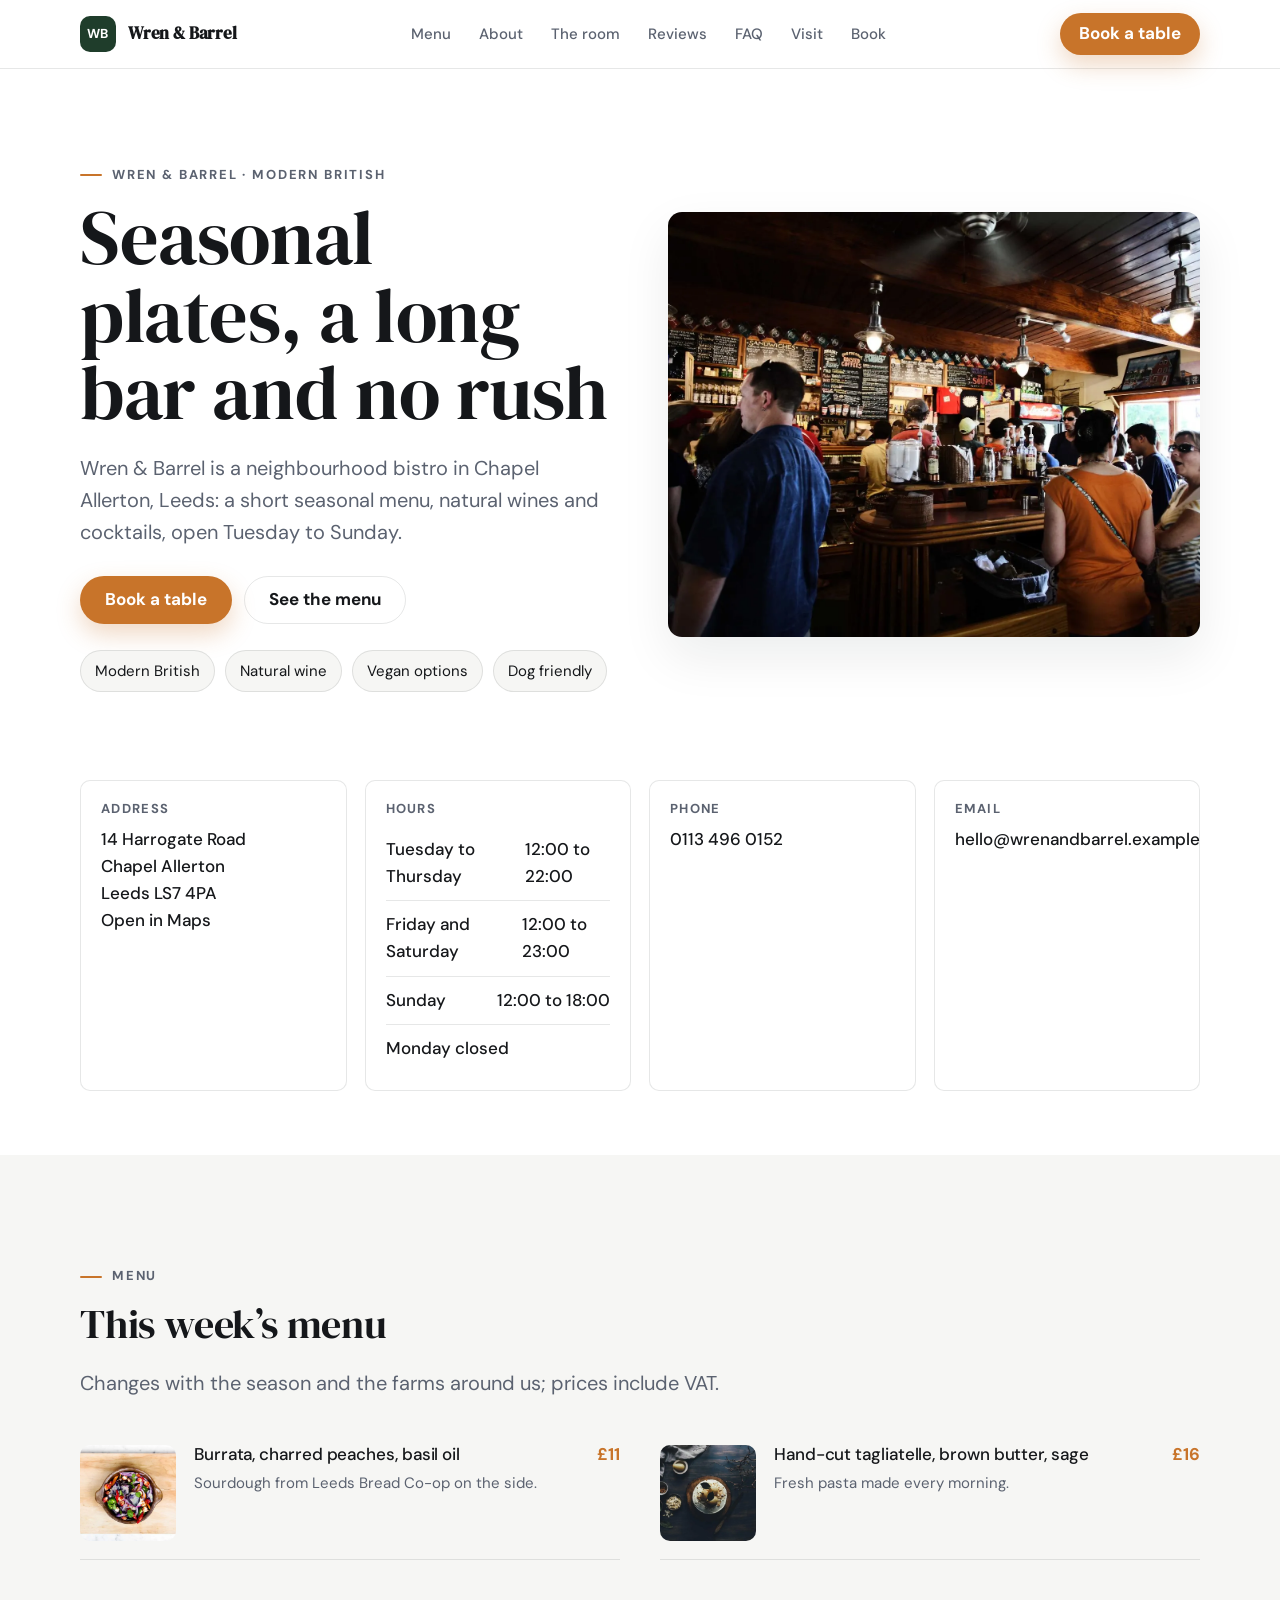
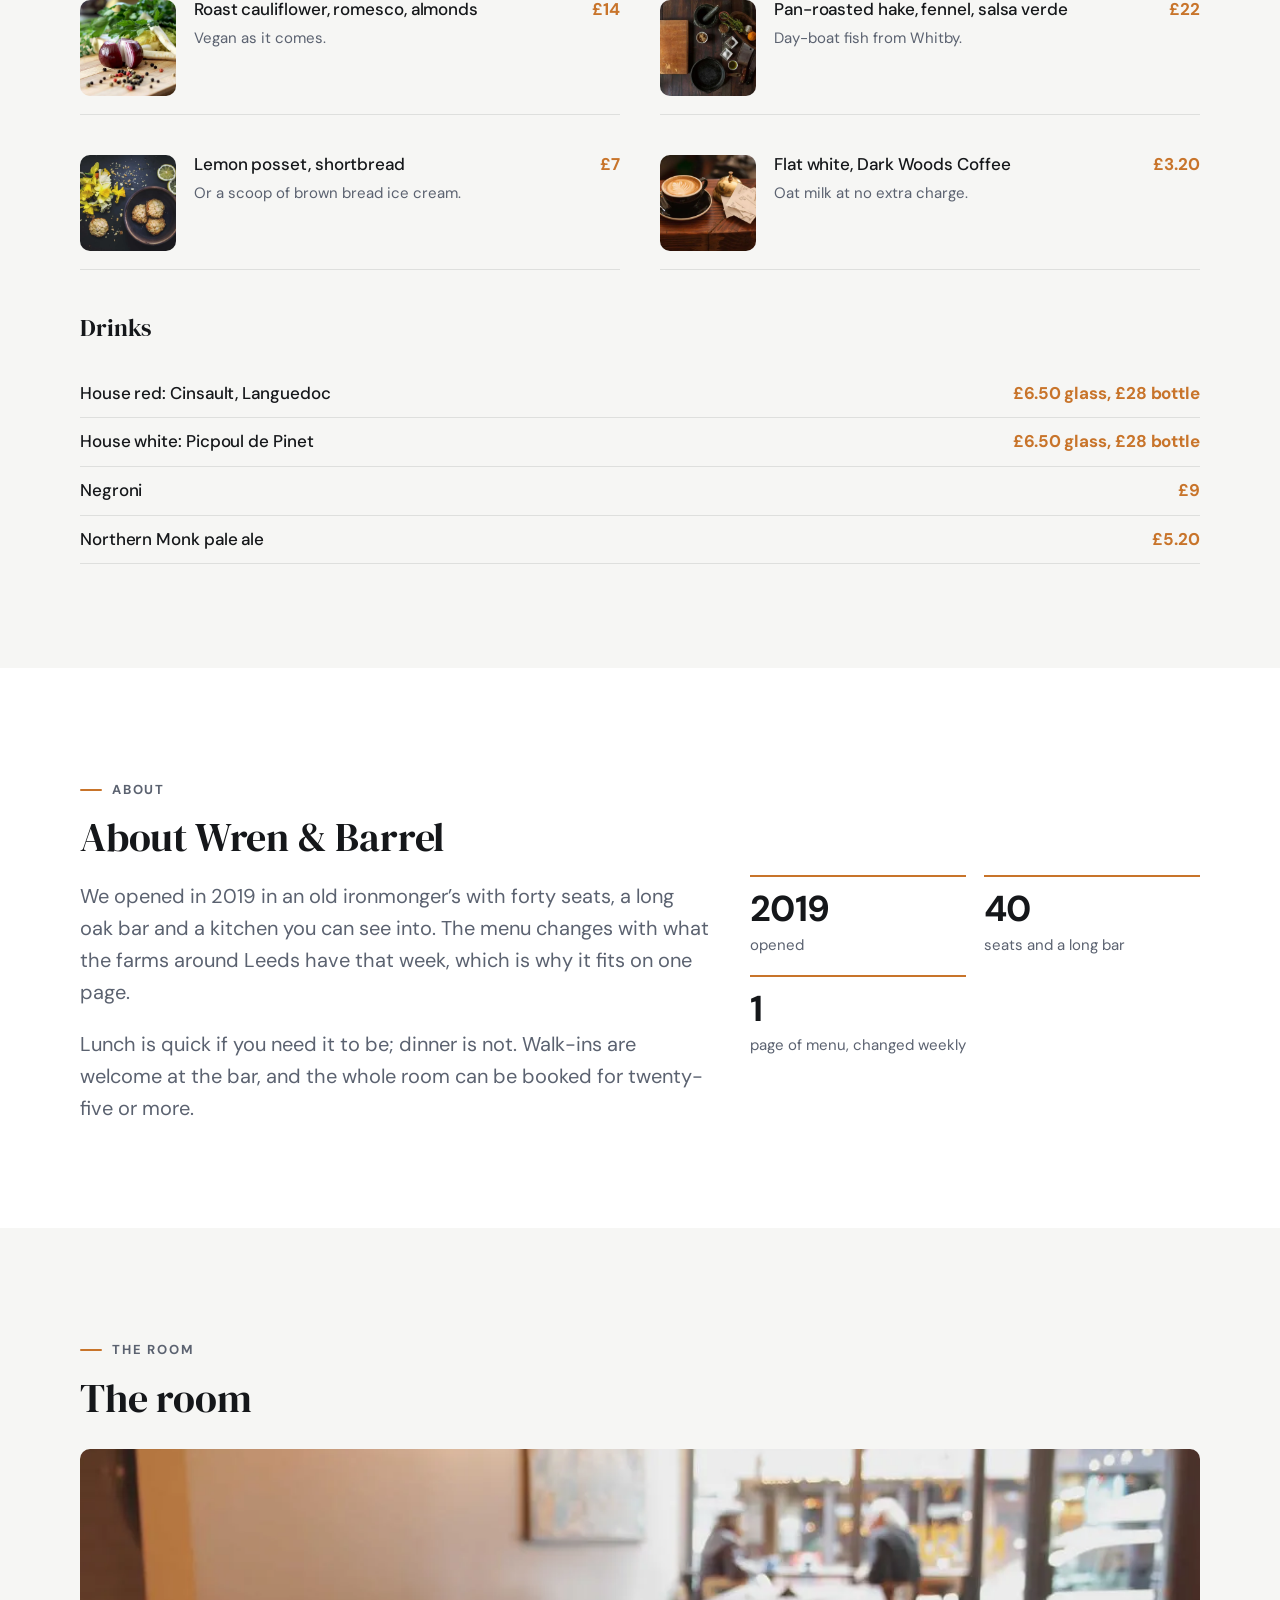
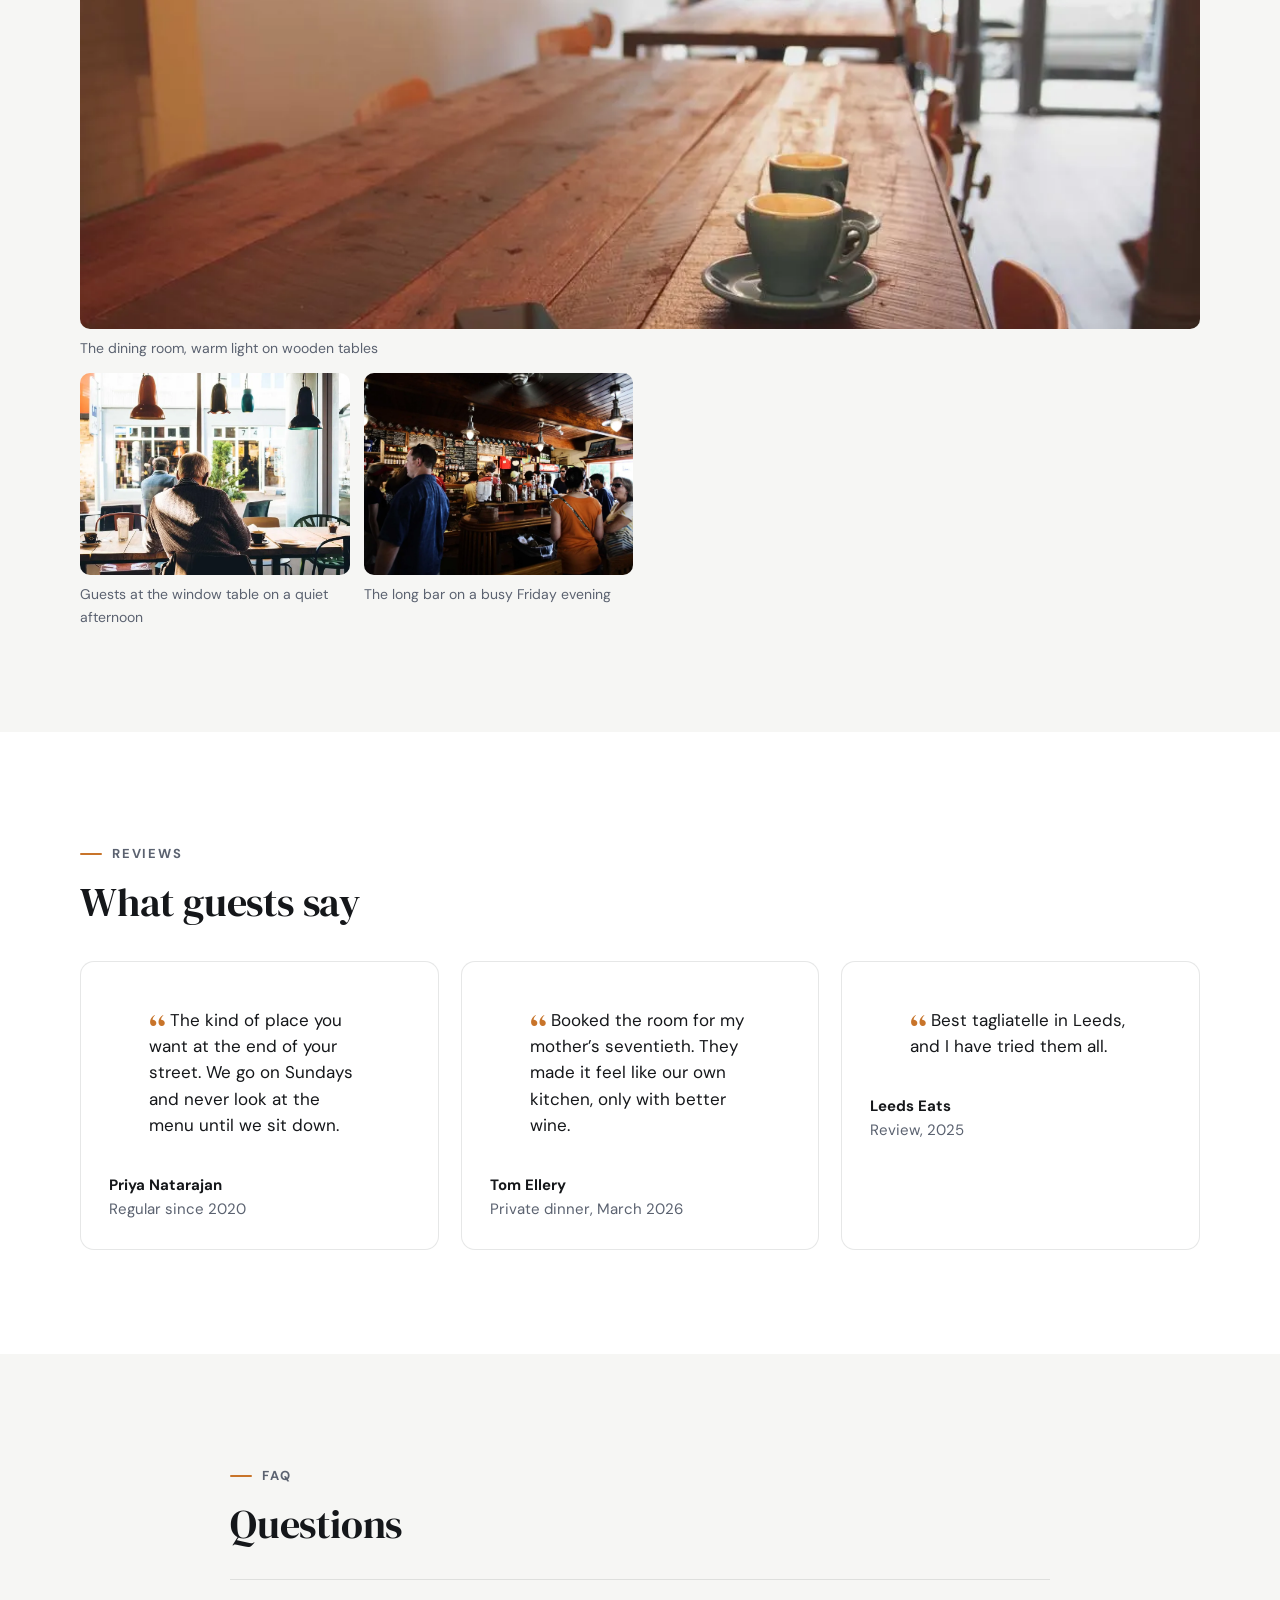
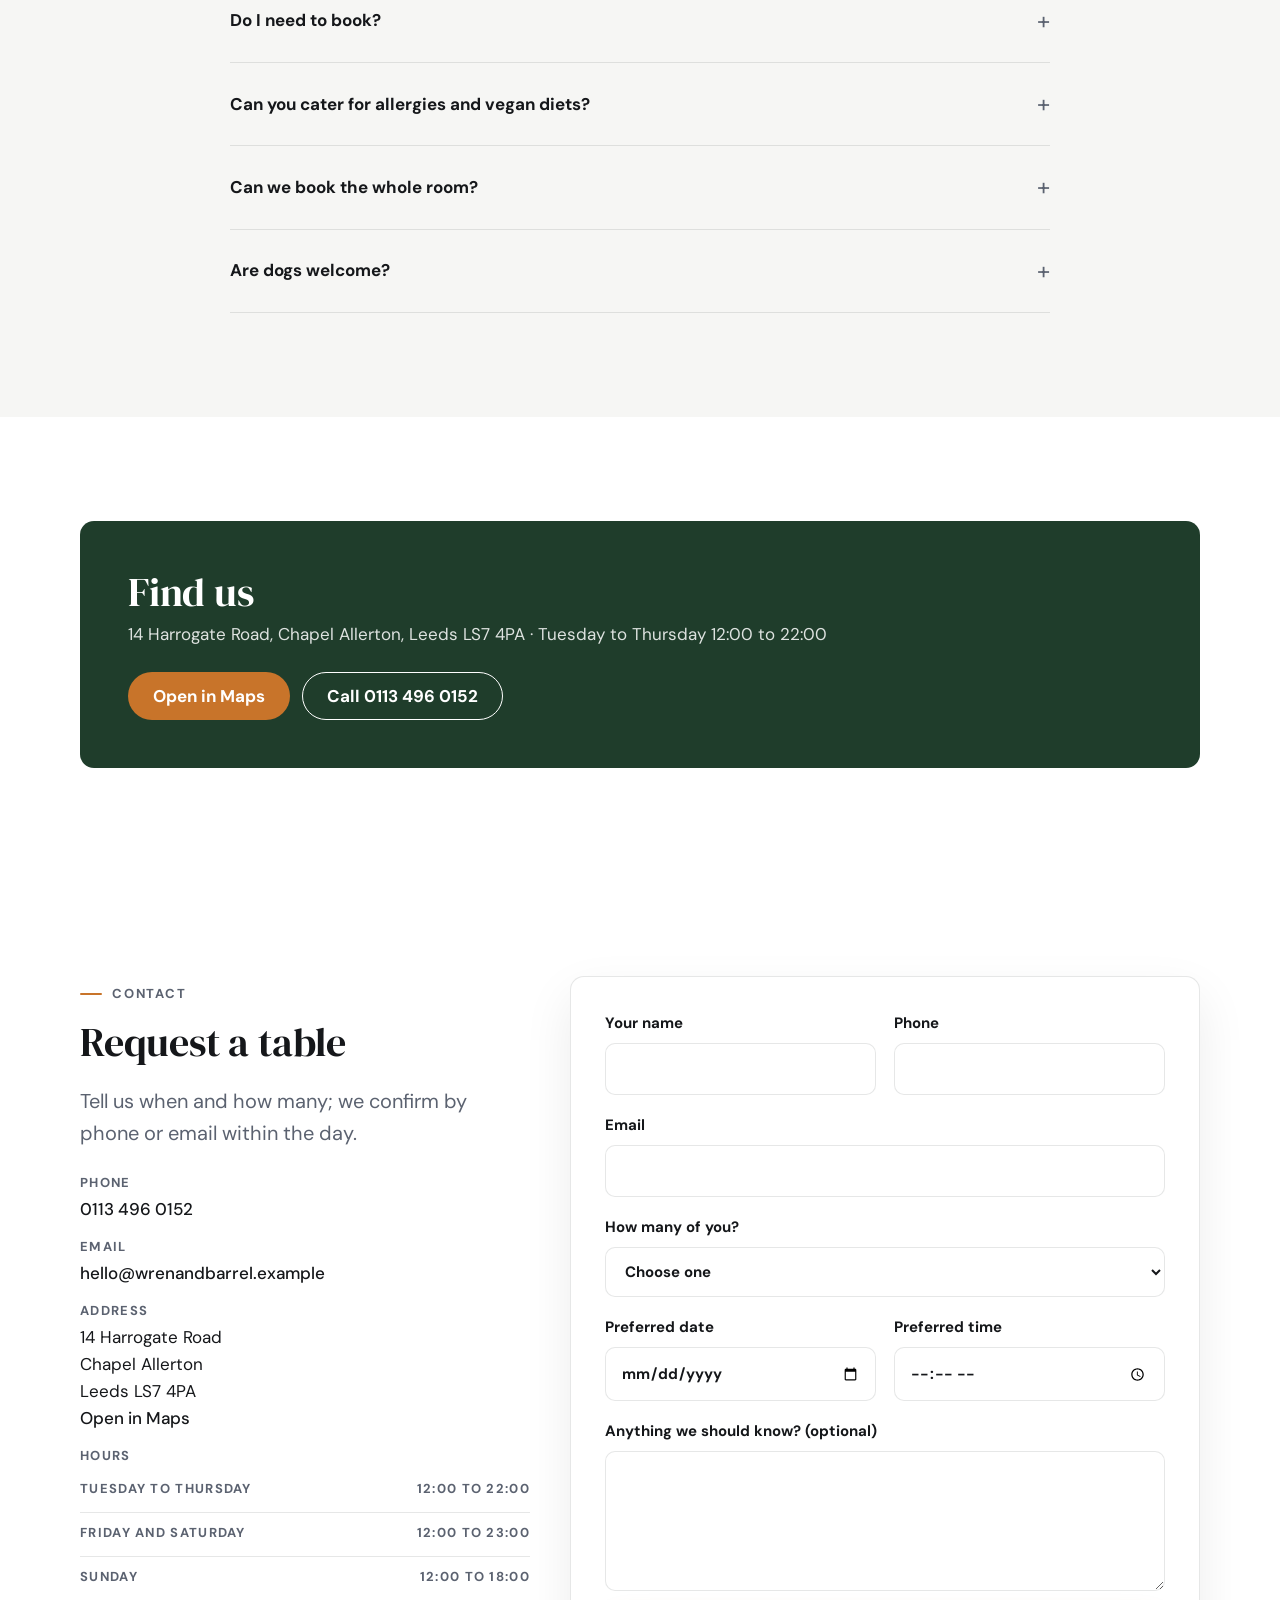
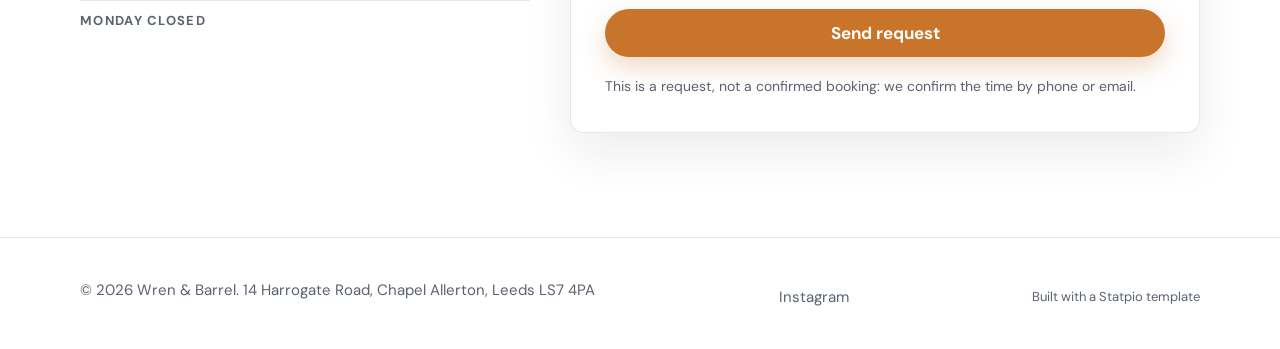
<file: index.html>
<!doctype html>
<html lang="en-GB">
<head>
<meta charset="utf-8">
<meta name="viewport" content="width=device-width, initial-scale=1">
<title>Wren &amp; Barrel, bistro in Chapel Allerton, Leeds</title>
<meta name="description" content="Wren &amp; Barrel is a neighbourhood bistro in Chapel Allerton, Leeds: a short seasonal menu, natural wines and cocktails, open Tuesday to Sunday.">
<meta property="og:type" content="website">
<meta property="og:site_name" content="Wren &amp; Barrel">
<meta property="og:title" content="Wren &amp; Barrel, bistro in Chapel Allerton, Leeds">
<meta property="og:description" content="Wren &amp; Barrel is a neighbourhood bistro in Chapel Allerton, Leeds: a short seasonal menu, natural wines and cocktails, open Tuesday to Sunday.">
<meta name="twitter:card" content="summary">
<meta name="theme-color" content="#1f3d2b">
<link rel="preload" href="fonts/dm-serif-display-400-latin.woff2" as="font" type="font/woff2" crossorigin>
<link rel="preload" href="fonts/dm-sans-400-latin.woff2" as="font" type="font/woff2" crossorigin>
<link rel="icon" href="favicon.svg" type="image/svg+xml">
<link rel="manifest" href="site.webmanifest">
<link rel="stylesheet" href="styles.css">
<script type="application/ld+json">{"@context":"https://schema.org","@graph":[{"@type":"Restaurant","@id":"#business","name":"Wren & Barrel","description":"Wren & Barrel is a neighbourhood bistro in Chapel Allerton, Leeds: a short seasonal menu, natural wines and cocktails, open Tuesday to Sunday.","telephone":"0113 496 0152","email":"hello@wrenandbarrel.example","address":"14 Harrogate Road, Chapel Allerton, Leeds LS7 4PA","hasMap":"https://maps.google.com/?q=14+Harrogate+Road+Leeds","openingHours":["Tuesday to Thursday 12:00 to 22:00","Friday and Saturday 12:00 to 23:00","Sunday 12:00 to 18:00","Monday closed"],"priceRange":"$$","sameAs":["https://www.instagram.com/"],"servesCuisine":"Modern British","acceptsReservations":true,"hasMenu":{"@type":"Menu","name":"Menu","hasMenuSection":[{"@type":"MenuSection","name":"Food","hasMenuItem":[{"@type":"MenuItem","name":"Burrata, charred peaches, basil oil","description":"Sourdough from Leeds Bread Co-op on the side.","offers":{"@type":"Offer","price":"11","priceCurrency":"GBP"}},{"@type":"MenuItem","name":"Hand-cut tagliatelle, brown butter, sage","description":"Fresh pasta made every morning.","offers":{"@type":"Offer","price":"16","priceCurrency":"GBP"}},{"@type":"MenuItem","name":"Roast cauliflower, romesco, almonds","description":"Vegan as it comes.","offers":{"@type":"Offer","price":"14","priceCurrency":"GBP"}},{"@type":"MenuItem","name":"Pan-roasted hake, fennel, salsa verde","description":"Day-boat fish from Whitby.","offers":{"@type":"Offer","price":"22","priceCurrency":"GBP"}},{"@type":"MenuItem","name":"Lemon posset, shortbread","description":"Or a scoop of brown bread ice cream.","offers":{"@type":"Offer","price":"7","priceCurrency":"GBP"}},{"@type":"MenuItem","name":"Flat white, Dark Woods Coffee","description":"Oat milk at no extra charge.","offers":{"@type":"Offer","price":"3.20","priceCurrency":"GBP"}}]},{"@type":"MenuSection","name":"Drinks","hasMenuItem":[{"@type":"MenuItem","name":"House red: Cinsault, Languedoc","offers":{"@type":"Offer","price":"6.5028","priceCurrency":"GBP"}},{"@type":"MenuItem","name":"House white: Picpoul de Pinet","offers":{"@type":"Offer","price":"6.5028","priceCurrency":"GBP"}},{"@type":"MenuItem","name":"Negroni","offers":{"@type":"Offer","price":"9","priceCurrency":"GBP"}},{"@type":"MenuItem","name":"Northern Monk pale ale","offers":{"@type":"Offer","price":"5.20","priceCurrency":"GBP"}}]}]}},{"@type":"FAQPage","mainEntity":[{"@type":"Question","name":"Do I need to book?","acceptedAnswer":{"@type":"Answer","text":"For dinner on Friday and Saturday, yes. Otherwise walk in; there are eight seats at the bar kept for walk-ins every service."}},{"@type":"Question","name":"Can you cater for allergies and vegan diets?","acceptedAnswer":{"@type":"Answer","text":"Yes. The menu marks what is vegan and gluten-free, and the kitchen will adapt most dishes. Tell us when you book or when you arrive."}},{"@type":"Question","name":"Can we book the whole room?","acceptedAnswer":{"@type":"Answer","text":"For twenty-five to forty guests, any day. Send a request with the date and we reply with a menu and a price per head."}},{"@type":"Question","name":"Are dogs welcome?","acceptedAnswer":{"@type":"Answer","text":"Well-behaved dogs are welcome at the bar and on the terrace."}}]}]}</script>
</head>
<body id="top">
<a class="skip" href="#main">Skip to content</a>
<header class="top"><div class="wrap">
<a class="brand" href="#top" aria-label="Wren &amp; Barrel, home"><span class="mark" aria-hidden="true">WB</span><span>Wren &amp; Barrel</span></a>
<nav aria-label="Sections"><a href="#menu">Menu</a><a href="#about">About</a><a href="#room">The room</a><a href="#reviews">Reviews</a><a href="#faq">FAQ</a><a href="#visit">Visit</a><a href="#contact">Book</a></nav>
<a class="btn btn-primary cta" href="#contact">Book a table</a>
</div></header>
<main id="main">
<section class="hero" aria-labelledby="hero-title"><div class="wrap inner"><div><p class="eyebrow">Wren &amp; Barrel · Modern British</p><h1 id="hero-title">Seasonal plates, a long bar and no rush</h1><p class="lead">Wren &amp; Barrel is a neighbourhood bistro in Chapel Allerton, Leeds: a short seasonal menu, natural wines and cocktails, open Tuesday to Sunday.</p><div class="btn-row"><a class="btn btn-primary" href="#contact">Book a table</a><a class="btn btn-ghost" href="#menu">See the menu</a></div><ul class="tags" aria-label="Good to know"><li>Modern British</li><li>Natural wine</li><li>Vegan options</li><li>Dog friendly</li></ul></div><div><img src="images/hero.webp" alt="The long bar at Wren &amp; Barrel on a busy evening" width="1600" height="1067" fetchpriority="high"></div></div></section>
<section class="glance" aria-label="At a glance"><div class="wrap"><dl class="facts"><div><dt>Address</dt><dd><address>14 Harrogate Road<br>Chapel Allerton<br>Leeds LS7 4PA</address><a href="https://maps.google.com/?q=14+Harrogate+Road+Leeds" rel="noopener" target="_blank">Open in Maps</a></dd></div><div><dt>Hours</dt><dd><ul class="hours"><li><span>Tuesday to Thursday</span><span>12:00 to 22:00</span></li><li><span>Friday and Saturday</span><span>12:00 to 23:00</span></li><li><span>Sunday</span><span>12:00 to 18:00</span></li><li><span>Monday closed</span></li></ul></dd></div><div><dt>Phone</dt><dd><a href="tel:01134960152">0113 496 0152</a></dd></div><div><dt>Email</dt><dd><a href="mailto:hello@wrenandbarrel.example">hello@wrenandbarrel.example</a></dd></div></dl></div></section>
<section id="menu" class="soft" aria-labelledby="menu-title"><div class="wrap"><p class="eyebrow">Menu</p><h2 id="menu-title">This week’s menu</h2><p class="lead">Changes with the season and the farms around us; prices include VAT.</p><div class="menu-list" style="margin-top:28px"><article class="dish"><img src="images/dish-1.webp" alt="A colourful salad bowl with burrata and peach on a marble table" width="900" height="600" loading="lazy" decoding="async"><div><h3><span>Burrata, charred peaches, basil oil</span><span class="price">£11</span></h3><p>Sourdough from Leeds Bread Co-op on the side.</p></div></article><article class="dish"><img src="images/dish-2.webp" alt="Rustic bowls on a dark wooden table set for dinner" width="900" height="600" loading="lazy" decoding="async"><div><h3><span>Hand-cut tagliatelle, brown butter, sage</span><span class="price">£16</span></h3><p>Fresh pasta made every morning.</p></div></article><article class="dish"><img src="images/dish-3.webp" alt="Fresh vegetables and herbs on a chopping board" width="900" height="597" loading="lazy" decoding="async"><div><h3><span>Roast cauliflower, romesco, almonds</span><span class="price">£14</span></h3><p>Vegan as it comes.</p></div></article><article class="dish"><img src="images/dish-4.webp" alt="Spices, a pan and a wooden board laid out for cooking" width="900" height="595" loading="lazy" decoding="async"><div><h3><span>Pan-roasted hake, fennel, salsa verde</span><span class="price">£22</span></h3><p>Day-boat fish from Whitby.</p></div></article><article class="dish"><img src="images/dish-5.webp" alt="Shortbread biscuits with lime and flowers on a plate" width="900" height="600" loading="lazy" decoding="async"><div><h3><span>Lemon posset, shortbread</span><span class="price">£7</span></h3><p>Or a scoop of brown bread ice cream.</p></div></article><article class="dish"><img src="images/dish-6.webp" alt="A flat white and handwritten notes on a wooden table" width="900" height="600" loading="lazy" decoding="async"><div><h3><span>Flat white, Dark Woods Coffee</span><span class="price">£3.20</span></h3><p>Oat milk at no extra charge.</p></div></article></div><h3 style="margin-top:44px;font-size:1.5rem">Drinks</h3><div class="drinks"><article class="dish no-image"><div><h3><span>House red: Cinsault, Languedoc</span><span class="price">£6.50 glass, £28 bottle</span></h3></div></article><article class="dish no-image"><div><h3><span>House white: Picpoul de Pinet</span><span class="price">£6.50 glass, £28 bottle</span></h3></div></article><article class="dish no-image"><div><h3><span>Negroni</span><span class="price">£9</span></h3></div></article><article class="dish no-image"><div><h3><span>Northern Monk pale ale</span><span class="price">£5.20</span></h3></div></article></div></div></section>
<section id="about" aria-labelledby="about-title"><div class="wrap about-grid"><div><p class="eyebrow">About</p><h2 id="about-title">About Wren &amp; Barrel</h2><p class="lead">We opened in 2019 in an old ironmonger’s with forty seats, a long oak bar and a kitchen you can see into. The menu changes with what the farms around Leeds have that week, which is why it fits on one page.</p>
<p class="lead">Lunch is quick if you need it to be; dinner is not. Walk-ins are welcome at the bar, and the whole room can be booked for twenty-five or more.</p></div><div><div class="stats"><div><strong>2019</strong><span>opened</span></div><div><strong>40</strong><span>seats and a long bar</span></div><div><strong>1</strong><span>page of menu, changed weekly</span></div></div></div></div></section>
<section id="room" class="room soft" aria-labelledby="room-title"><div class="wrap"><p class="eyebrow">The room</p><h2 id="room-title">The room</h2><div style="margin-top:28px"><div class="gallery"><figure><img src="images/room.webp" alt="The dining room, warm light on wooden tables" width="1200" height="800" loading="lazy" decoding="async"><figcaption>The dining room, warm light on wooden tables</figcaption></figure><figure><img src="images/window.webp" alt="Guests at the window table on a quiet afternoon" width="900" height="675" loading="lazy" decoding="async"><figcaption>Guests at the window table on a quiet afternoon</figcaption></figure><figure><img src="images/hero.webp" alt="The long bar on a busy Friday evening" width="1600" height="1067" loading="lazy" decoding="async"><figcaption>The long bar on a busy Friday evening</figcaption></figure></div></div></div></section>
<section id="reviews" aria-labelledby="reviews-title"><div class="wrap">
<p class="eyebrow">Reviews</p><h2 id="reviews-title">What guests say</h2>
<div class="grid grid-3" style="margin-top:36px"><figure class="quote"><blockquote><p>The kind of place you want at the end of your street. We go on Sundays and never look at the menu until we sit down.</p></blockquote><footer><strong>Priya Natarajan</strong>Regular since 2020</footer></figure><figure class="quote"><blockquote><p>Booked the room for my mother’s seventieth. They made it feel like our own kitchen, only with better wine.</p></blockquote><footer><strong>Tom Ellery</strong>Private dinner, March 2026</footer></figure><figure class="quote"><blockquote><p>Best tagliatelle in Leeds, and I have tried them all.</p></blockquote><footer><strong>Leeds Eats</strong>Review, 2025</footer></figure></div>
</div></section>
<section id="faq" class="soft" aria-labelledby="faq-title"><div class="wrap" style="max-width:820px">
<p class="eyebrow">FAQ</p><h2 id="faq-title">Questions</h2>
<div class="faq" style="margin-top:32px"><details><summary>Do I need to book?</summary><p>For dinner on Friday and Saturday, yes. Otherwise walk in; there are eight seats at the bar kept for walk-ins every service.</p></details><details><summary>Can you cater for allergies and vegan diets?</summary><p>Yes. The menu marks what is vegan and gluten-free, and the kitchen will adapt most dishes. Tell us when you book or when you arrive.</p></details><details><summary>Can we book the whole room?</summary><p>For twenty-five to forty guests, any day. Send a request with the date and we reply with a menu and a price per head.</p></details><details><summary>Are dogs welcome?</summary><p>Well-behaved dogs are welcome at the bar and on the terrace.</p></details></div>
</div></section>
<section id="visit" aria-labelledby="visit-title"><div class="wrap"><div class="cta-band"><div><h2 id="visit-title">Find us</h2><p>14 Harrogate Road, Chapel Allerton, Leeds LS7 4PA · Tuesday to Thursday 12:00 to 22:00</p></div><div class="btn-row" style="margin:0"><a class="btn btn-primary" href="https://maps.google.com/?q=14+Harrogate+Road+Leeds" rel="noopener" target="_blank">Open in Maps</a><a class="btn btn-ghost" style="color:inherit;border-color:currentColor" href="tel:01134960152">Call 0113 496 0152</a></div></div></div></section>
<section id="contact" aria-labelledby="contact-title"><div class="wrap contact-grid">
<div><p class="eyebrow">Contact</p><h2 id="contact-title">Request a table</h2><p class="lead">Tell us when and how many; we confirm by phone or email within the day.</p><ul class="contact-list"><li><span>Phone</span><a href="tel:01134960152">0113 496 0152</a></li><li><span>Email</span><a href="mailto:hello@wrenandbarrel.example">hello@wrenandbarrel.example</a></li><li><span>Address</span><address>14 Harrogate Road<br>Chapel Allerton<br>Leeds LS7 4PA</address><a href="https://maps.google.com/?q=14+Harrogate+Road+Leeds" rel="noopener" target="_blank">Open in Maps</a></li><li><span>Hours</span><ul class="hours"><li><span>Tuesday to Thursday</span><span>12:00 to 22:00</span></li><li><span>Friday and Saturday</span><span>12:00 to 23:00</span></li><li><span>Sunday</span><span>12:00 to 18:00</span></li><li><span>Monday closed</span></li></ul></li></ul></div>
<div><form class="lead-form" method="POST" aria-label="Request a table">
<div class="row"><label>Your name<input type="text" name="name" required autocomplete="name"></label><label>Phone<input type="tel" name="phone" autocomplete="tel" inputmode="tel"></label></div><label>Email<input type="email" name="email" required autocomplete="email"></label><label>How many of you?<select name="guests" required><option value="">Choose one</option><option>1</option><option>2</option><option>3</option><option>4</option><option>5</option><option>6</option><option>7</option><option>8</option><option>More than 8</option></select></label><div class="row"><label>Preferred date<input type="date" name="date" required></label><label>Preferred time<input type="time" name="time" required></label></div><label>Anything we should know? (optional)<textarea name="notes"></textarea></label>
<button class="btn btn-primary" type="submit">Send request</button>
<p class="form-note">This is a request, not a confirmed booking: we confirm the time by phone or email.</p>
</form></div>
</div></section>
</main>
<footer class="footer"><div class="wrap">
<p>© 2026 Wren &amp; Barrel. 14 Harrogate Road, Chapel Allerton, Leeds LS7 4PA</p>
<ul><li><a href="https://www.instagram.com/" rel="noopener" target="_blank">Instagram</a></li></ul><p class="credit"><a href="https://statpio.com/templates" rel="noopener">Built with a Statpio template</a></p>
</div></footer>
</body>
</html>
</file>
<file: styles.css>
@font-face{font-family:"DM Serif Display";font-style:normal;font-weight:400;font-display:swap;src:url("fonts/dm-serif-display-400-latin-ext.woff2") format("woff2");unicode-range:U+0100-02BA, U+02BD-02C5, U+02C7-02CC, U+02CE-02D7, U+02DD-02FF, U+0304, U+0308, U+0329, U+1D00-1DBF, U+1E00-1E9F, U+1EF2-1EFF, U+2020, U+20A0-20AB, U+20AD-20C4, U+2113, U+2C60-2C7F, U+A720-A7FF}
@font-face{font-family:"DM Serif Display";font-style:normal;font-weight:400;font-display:swap;src:url("fonts/dm-serif-display-400-latin.woff2") format("woff2");unicode-range:U+0000-00FF, U+0131, U+0152-0153, U+02BB-02BC, U+02C6, U+02DA, U+02DC, U+0304, U+0308, U+0329, U+2000-206F, U+20AC, U+2122, U+2191, U+2193, U+2212, U+2215, U+FEFF, U+FFFD}
@font-face{font-family:"DM Sans";font-style:normal;font-weight:400;font-display:swap;src:url("fonts/dm-sans-400-latin-ext.woff2") format("woff2");unicode-range:U+0100-02BA, U+02BD-02C5, U+02C7-02CC, U+02CE-02D7, U+02DD-02FF, U+0304, U+0308, U+0329, U+1D00-1DBF, U+1E00-1E9F, U+1EF2-1EFF, U+2020, U+20A0-20AB, U+20AD-20C4, U+2113, U+2C60-2C7F, U+A720-A7FF}
@font-face{font-family:"DM Sans";font-style:normal;font-weight:400;font-display:swap;src:url("fonts/dm-sans-400-latin.woff2") format("woff2");unicode-range:U+0000-00FF, U+0131, U+0152-0153, U+02BB-02BC, U+02C6, U+02DA, U+02DC, U+0304, U+0308, U+0329, U+2000-206F, U+20AC, U+2122, U+2191, U+2193, U+2212, U+2215, U+FEFF, U+FFFD}
@font-face{font-family:"DM Sans";font-style:normal;font-weight:500;font-display:swap;src:url("fonts/dm-sans-500-latin-ext.woff2") format("woff2");unicode-range:U+0100-02BA, U+02BD-02C5, U+02C7-02CC, U+02CE-02D7, U+02DD-02FF, U+0304, U+0308, U+0329, U+1D00-1DBF, U+1E00-1E9F, U+1EF2-1EFF, U+2020, U+20A0-20AB, U+20AD-20C4, U+2113, U+2C60-2C7F, U+A720-A7FF}
@font-face{font-family:"DM Sans";font-style:normal;font-weight:500;font-display:swap;src:url("fonts/dm-sans-500-latin.woff2") format("woff2");unicode-range:U+0000-00FF, U+0131, U+0152-0153, U+02BB-02BC, U+02C6, U+02DA, U+02DC, U+0304, U+0308, U+0329, U+2000-206F, U+20AC, U+2122, U+2191, U+2193, U+2212, U+2215, U+FEFF, U+FFFD}
@font-face{font-family:"DM Sans";font-style:normal;font-weight:700;font-display:swap;src:url("fonts/dm-sans-700-latin-ext.woff2") format("woff2");unicode-range:U+0100-02BA, U+02BD-02C5, U+02C7-02CC, U+02CE-02D7, U+02DD-02FF, U+0304, U+0308, U+0329, U+1D00-1DBF, U+1E00-1E9F, U+1EF2-1EFF, U+2020, U+20A0-20AB, U+20AD-20C4, U+2113, U+2C60-2C7F, U+A720-A7FF}
@font-face{font-family:"DM Sans";font-style:normal;font-weight:700;font-display:swap;src:url("fonts/dm-sans-700-latin.woff2") format("woff2");unicode-range:U+0000-00FF, U+0131, U+0152-0153, U+02BB-02BC, U+02C6, U+02DA, U+02DC, U+0304, U+0308, U+0329, U+2000-206F, U+20AC, U+2122, U+2191, U+2193, U+2212, U+2215, U+FEFF, U+FFFD}
:root{--display:"DM Serif Display",var(--serif);--text:"DM Sans",var(--sans);--primary:#1f3d2b;--primary-rgb:31 61 43;--on-primary:#ffffff;--accent:#c8742a;--accent-rgb:200 116 42;--on-accent:#ffffff;
--bg:#ffffff;--bg-soft:#f6f6f4;--card:#ffffff;--ink:#15171a;--muted:#5b6270;--line:rgba(17,23,26,.1);--shadow:0 20px 50px rgba(17,23,26,.08);
--radius:18px;--radius-sm:12px;--wrap:1120px;--sans:ui-sans-serif,system-ui,-apple-system,"Segoe UI",Roboto,"Helvetica Neue",Arial,sans-serif;--serif:ui-serif,Georgia,"Iowan Old Style","Palatino Linotype","Book Antiqua",Palatino,"Times New Roman",serif;--mono:ui-monospace,SFMono-Regular,Menlo,Consolas,monospace;color-scheme:light}
*,*::before,*::after{box-sizing:border-box}
html{scroll-behavior:smooth;-webkit-text-size-adjust:100%}
@media(prefers-reduced-motion:reduce){html{scroll-behavior:auto}*{transition:none!important;animation:none!important}}
body{margin:0;font-family:var(--text);font-size:1.0625rem;line-height:1.6;color:var(--ink);background:var(--bg);-webkit-font-smoothing:antialiased}
img,svg{max-width:100%;height:auto;display:block}
a{color:inherit}
h1,h2,h3,h4{margin:0;font-family:var(--display);line-height:1.15;letter-spacing:-.015em;text-wrap:balance;overflow-wrap:break-word}
p{margin:0 0 1em}p:last-child{margin-bottom:0}
.skip{position:absolute;left:-999px;top:8px;background:var(--ink);color:var(--bg);padding:10px 14px;border-radius:8px;z-index:100}
.skip:focus{left:8px}
:focus-visible{outline:3px solid var(--accent);outline-offset:3px;border-radius:4px}
.wrap{width:min(var(--wrap),100% - 40px);margin-inline:auto}
section{padding:clamp(56px,9vw,104px) 0}
section.soft{background:var(--bg-soft)}
.eyebrow{display:inline-flex;align-items:center;gap:10px;font-size:.8125rem;font-weight:600;letter-spacing:.14em;text-transform:uppercase;color:var(--muted);margin:0 0 14px}
.eyebrow::before{content:"";width:22px;height:2px;background:var(--accent);border-radius:2px}
h2{font-size:clamp(1.75rem,3.6vw,2.5rem);margin-bottom:.5em}
h3{font-size:1.1875rem;margin-bottom:.35em}
.lead{font-size:clamp(1.0625rem,1.6vw,1.25rem);color:var(--muted);max-width:60ch}
.grid{display:grid;gap:22px}
.grid-2{grid-template-columns:repeat(auto-fit,minmax(min(100%,300px),1fr))}
.grid-3{grid-template-columns:repeat(auto-fit,minmax(min(100%,320px),1fr))}
.card{background:var(--card);border:1px solid var(--line);border-radius:var(--radius);padding:24px;box-shadow:0 1px 0 var(--line)}
.card img{border-radius:var(--radius-sm);width:100%;aspect-ratio:4/3;object-fit:cover;margin-bottom:16px}
.card p{color:var(--muted)}
.card-link{text-decoration:none;color:inherit;display:block}
.card-link:hover{border-color:var(--ink)}
.meta{display:block;font-size:.875rem;color:var(--muted);margin-top:4px}
.btn{display:inline-flex;align-items:center;justify-content:center;gap:10px;min-height:48px;padding:0 24px;border-radius:999px;border:1px solid transparent;font:inherit;font-weight:600;text-decoration:none;cursor:pointer;transition:transform .15s ease,box-shadow .15s ease,background .15s ease}
.btn:hover{transform:translateY(-1px)}
.btn-primary{background:var(--accent);color:var(--on-accent);box-shadow:0 10px 24px rgb(var(--accent-rgb)/.28)}
.btn-ghost{background:transparent;color:var(--ink);border-color:var(--line)}
.btn-ghost:hover{border-color:var(--ink)}
.btn-row{display:flex;flex-wrap:wrap;gap:12px;margin-top:28px}
.top{position:sticky;top:0;z-index:20;background:rgb(255 255 255/.86);backdrop-filter:saturate(1.4) blur(10px);border-bottom:1px solid var(--line)}
.top .wrap{display:flex;align-items:center;justify-content:space-between;gap:20px;min-height:68px}
.brand{display:inline-flex;align-items:center;gap:12px;font-weight:700;text-decoration:none;letter-spacing:-.01em;white-space:nowrap}
.brand span:last-child{font-family:var(--display)}
.brand .mark{width:36px;height:36px;border-radius:10px;background:var(--primary);color:var(--on-primary);display:grid;place-items:center;font-size:.8125rem;font-weight:800;letter-spacing:.02em}
.brand{flex-shrink:0}
.top nav{display:flex;flex:1 1 0;min-width:0;gap:4px;overflow-x:auto;scrollbar-width:none;-webkit-overflow-scrolling:touch;mask-image:linear-gradient(90deg,transparent,#000 18px,#000 calc(100% - 18px),transparent)}
.top nav::-webkit-scrollbar{display:none}
.top nav a{padding:10px 12px;border-radius:999px;text-decoration:none;font-size:.9375rem;font-weight:500;color:var(--muted);white-space:nowrap}
.top nav a:hover{color:var(--ink);background:var(--bg-soft)}
.top .cta{display:none}
@media(min-width:900px){.top .cta{display:inline-flex;min-height:42px;padding:0 18px}.top nav{mask-image:none;flex:0 1 auto;justify-content:flex-end}}
.stats{display:grid;grid-template-columns:repeat(auto-fit,minmax(140px,1fr));gap:18px;margin-top:36px}
.stats div{border-top:2px solid var(--accent);padding-top:14px}
.stats strong{display:block;font-size:clamp(1.75rem,3vw,2.25rem);letter-spacing:-.02em;line-height:1}
.stats span{display:block;color:var(--muted);font-size:.9375rem;margin-top:6px}
.tags{display:flex;flex-wrap:wrap;gap:10px;margin:0;padding:0;list-style:none}
.tags li{padding:8px 14px;border-radius:999px;background:var(--bg-soft);border:1px solid var(--line);font-size:.9375rem}
.quote{background:var(--card);border:1px solid var(--line);border-radius:var(--radius);padding:28px;margin:0;display:flex;flex-direction:column;gap:18px}
.quote p{font-size:1.0625rem;line-height:1.55}
.quote p::before{content:"\201C";color:var(--accent);font-size:2.5rem;line-height:0;vertical-align:-.45em;margin-right:4px;font-family:var(--display)}
.quote footer{font-size:.9375rem;color:var(--muted)}
.quote footer strong{color:var(--ink);display:block}
.faq details{border-top:1px solid var(--line);padding:6px 0}
.faq details:last-child{border-bottom:1px solid var(--line)}
.faq summary{cursor:pointer;list-style:none;display:flex;justify-content:space-between;align-items:center;gap:20px;padding:16px 0;font-weight:600;font-size:1.0625rem}
.faq summary::-webkit-details-marker{display:none}
.faq summary::after{content:"+";font-size:1.5rem;font-weight:400;color:var(--muted);transition:transform .2s}
.faq details[open] summary::after{transform:rotate(45deg)}
.faq details p{color:var(--muted);padding-bottom:16px}
.facts{display:grid;grid-template-columns:repeat(auto-fit,minmax(min(100%,220px),1fr));gap:18px;margin:0}
.facts div{background:var(--card);border:1px solid var(--line);border-radius:var(--radius-sm);padding:18px 20px}
.facts dt{font-size:.8125rem;text-transform:uppercase;letter-spacing:.1em;color:var(--muted);font-weight:600;margin-bottom:6px}
.facts dd{margin:0;font-weight:500}
.facts dd a{color:inherit;text-decoration:none}.facts dd a:hover{text-decoration:underline}
.hours{list-style:none;margin:0;padding:0}
.hours li{display:flex;justify-content:space-between;gap:16px;padding:10px 0;border-bottom:1px solid var(--line)}
.hours li:last-child{border-bottom:0}
address{font-style:normal}
.contact-grid{display:grid;gap:40px;align-items:start}
@media(min-width:900px){.contact-grid{grid-template-columns:minmax(0,5fr) minmax(0,7fr)}}
.contact-list{list-style:none;margin:24px 0 0;padding:0;display:grid;gap:14px}
.contact-list a{color:var(--ink);text-decoration:none;font-weight:500}.contact-list a:hover{text-decoration:underline}
.contact-list span{display:block;font-size:.8125rem;text-transform:uppercase;letter-spacing:.1em;color:var(--muted);font-weight:600;margin-bottom:2px}
form.lead-form{background:var(--card);border:1px solid var(--line);border-radius:var(--radius);padding:clamp(22px,4vw,34px);display:grid;gap:18px;box-shadow:var(--shadow)}
form.lead-form .row{display:grid;gap:18px}
@media(min-width:640px){form.lead-form .row{grid-template-columns:1fr 1fr}}
label{display:grid;gap:8px;font-weight:600;font-size:.9375rem}
input,textarea,select{font:inherit;color:var(--ink);background:var(--bg);padding:13px 15px;border:1px solid var(--line);border-radius:var(--radius-sm);width:100%;min-height:50px}
input:focus,textarea:focus,select:focus{outline:2px solid var(--primary);outline-offset:1px;border-color:transparent}
textarea{min-height:140px;resize:vertical}
.form-note{font-size:.875rem;color:var(--muted);margin:0}
.footer{padding:40px 0 32px;border-top:1px solid var(--line);color:var(--muted);font-size:.9375rem}
.footer .wrap{display:flex;flex-wrap:wrap;gap:16px 32px;justify-content:space-between;align-items:center}
.footer ul{list-style:none;margin:0;padding:0;display:flex;flex-wrap:wrap;gap:6px 18px}
.footer a{color:var(--muted);text-decoration:none}.footer a:hover{color:var(--ink);text-decoration:underline}
.footer .credit{font-size:.8125rem}
.gallery{display:grid;gap:14px;grid-template-columns:repeat(auto-fill,minmax(min(100%,240px),1fr))}
.gallery figure{margin:0}
.gallery img{border-radius:var(--radius-sm);width:100%;aspect-ratio:1/1;object-fit:cover}
.gallery figcaption{font-size:.875rem;color:var(--muted);margin-top:8px}
.steps{display:grid;gap:22px;counter-reset:step}
@media(min-width:760px){.steps{grid-template-columns:repeat(3,1fr)}}
.steps div{position:relative;padding:28px 24px 24px;background:var(--card);border:1px solid var(--line);border-radius:var(--radius)}
.steps div::before{counter-increment:step;content:"0" counter(step);display:block;font-family:var(--mono);font-size:.875rem;color:var(--accent);margin-bottom:14px;letter-spacing:.08em}
.steps p{color:var(--muted);margin:0}
.cta-band{background:var(--primary);color:var(--on-primary);border-radius:var(--radius);padding:clamp(28px,5vw,48px);display:flex;flex-wrap:wrap;gap:24px;align-items:center;justify-content:space-between}
.cta-band h2{margin:0;color:inherit}
.cta-band p{margin:6px 0 0;opacity:.85}
.cta-band .btn-primary{box-shadow:none}


:root{--radius:14px;--radius-sm:10px}
h1,h2,h3{font-weight:400;letter-spacing:-.005em}
.hero{padding:0}
.hero .inner{display:grid;gap:32px;align-items:center;padding:clamp(48px,7vw,88px) 0}
@media(min-width:900px){.hero .inner{grid-template-columns:6fr 6fr;gap:56px}}
.hero h1{font-size:clamp(2.5rem,6vw,4.75rem);line-height:1.02}
.hero .lead{margin-top:20px}
.hero img{border-radius:var(--radius);aspect-ratio:5/4;object-fit:cover;width:100%;box-shadow:var(--shadow)}
.hero .tags{margin-top:26px}
.glance{padding:0 0 clamp(40px,6vw,64px)}
.menu-list{display:grid;gap:18px}
@media(min-width:860px){.menu-list{grid-template-columns:1fr 1fr;gap:22px 40px}}
.dish{display:grid;grid-template-columns:96px 1fr;gap:18px;align-items:start;padding:18px 0;border-bottom:1px solid var(--line)}
.dish.no-image{grid-template-columns:1fr}
.dish img{width:96px;height:96px;object-fit:cover;border-radius:var(--radius-sm)}
.dish h3{display:flex;justify-content:space-between;gap:16px;font-family:var(--text);font-weight:500;font-size:1.0625rem;margin:0}
.dish h3 .price{white-space:nowrap;color:var(--accent);font-weight:700}
.dish p{color:var(--muted);font-size:.9375rem;margin:6px 0 0}
.drinks{display:grid;gap:0;margin-top:28px}
.drinks .dish{padding:14px 0}
.about-grid{display:grid;gap:40px;align-items:center}
@media(min-width:900px){.about-grid{grid-template-columns:7fr 5fr}}
.room .gallery img{aspect-ratio:4/3}
.room .gallery figure:first-child{grid-column:1/-1}
.room .gallery figure:first-child img{aspect-ratio:21/9}
</file>
